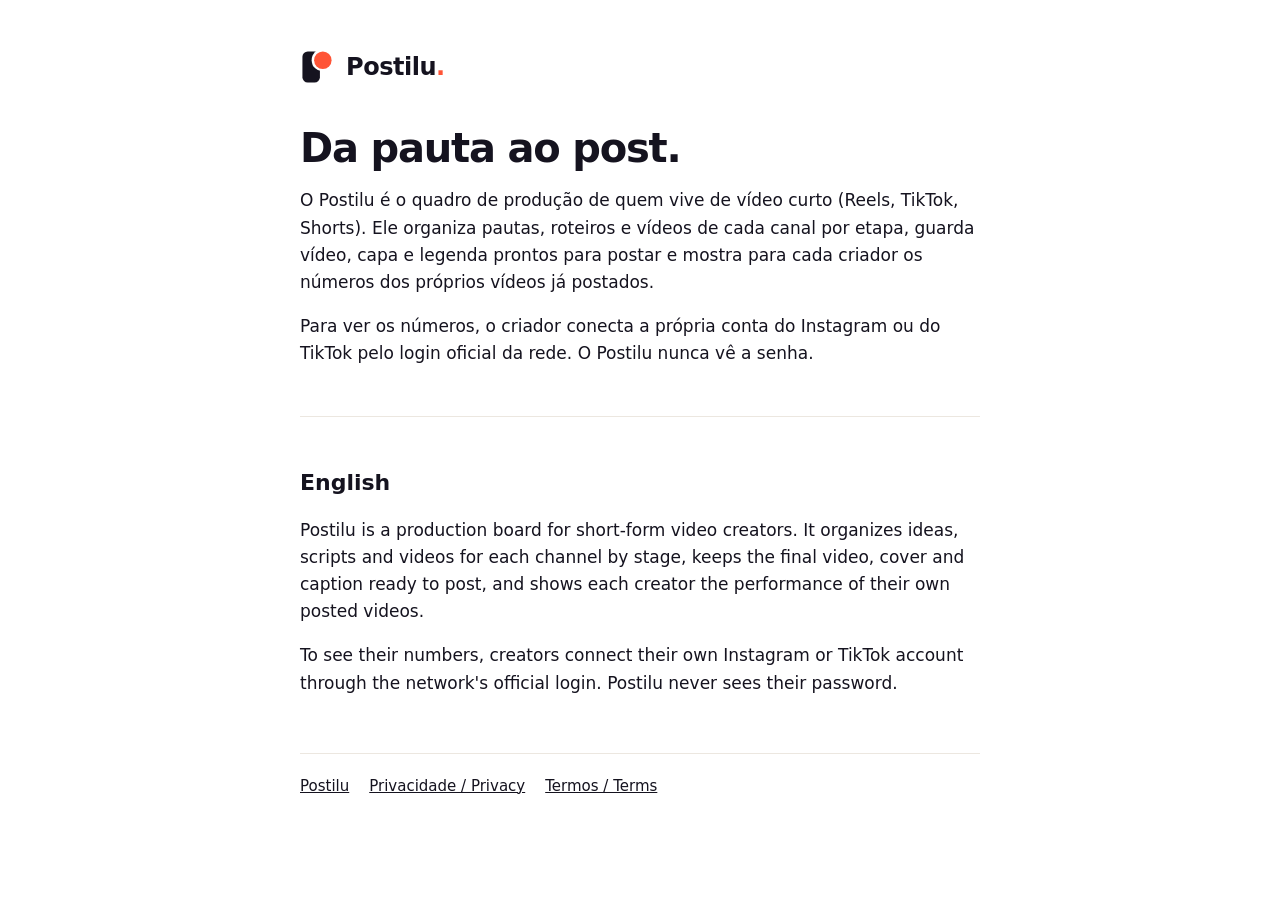
<file: index.html>
<!doctype html><html lang="pt-BR"><head><meta charset="utf-8"><meta name="viewport" content="width=device-width,initial-scale=1"><title>Postilu</title><link rel="stylesheet" href="estilo.css"></head><body><main><header><img src="simbolo.svg" alt=""><a href="./">Postilu<span class="ponto">.</span></a></header>
<h1>Da pauta ao post.</h1>
<p>O Postilu é o quadro de produção de quem vive de vídeo curto (Reels, TikTok, Shorts). Ele organiza pautas, roteiros e vídeos de cada canal por etapa, guarda vídeo, capa e legenda prontos para postar e mostra para cada criador os números dos próprios vídeos já postados.</p>
<p>Para ver os números, o criador conecta a própria conta do Instagram ou do TikTok pelo login oficial da rede. O Postilu nunca vê a senha.</p>
<hr>
<h2>English</h2>
<p>Postilu is a production board for short-form video creators. It organizes ideas, scripts and videos for each channel by stage, keeps the final video, cover and caption ready to post, and shows each creator the performance of their own posted videos.</p>
<p>To see their numbers, creators connect their own Instagram or TikTok account through the network's official login. Postilu never sees their password.</p>
<nav><a href="./">Postilu</a><a href="privacidade.html">Privacidade / Privacy</a><a href="termos.html">Termos / Terms</a></nav></main></body></html>
</file>
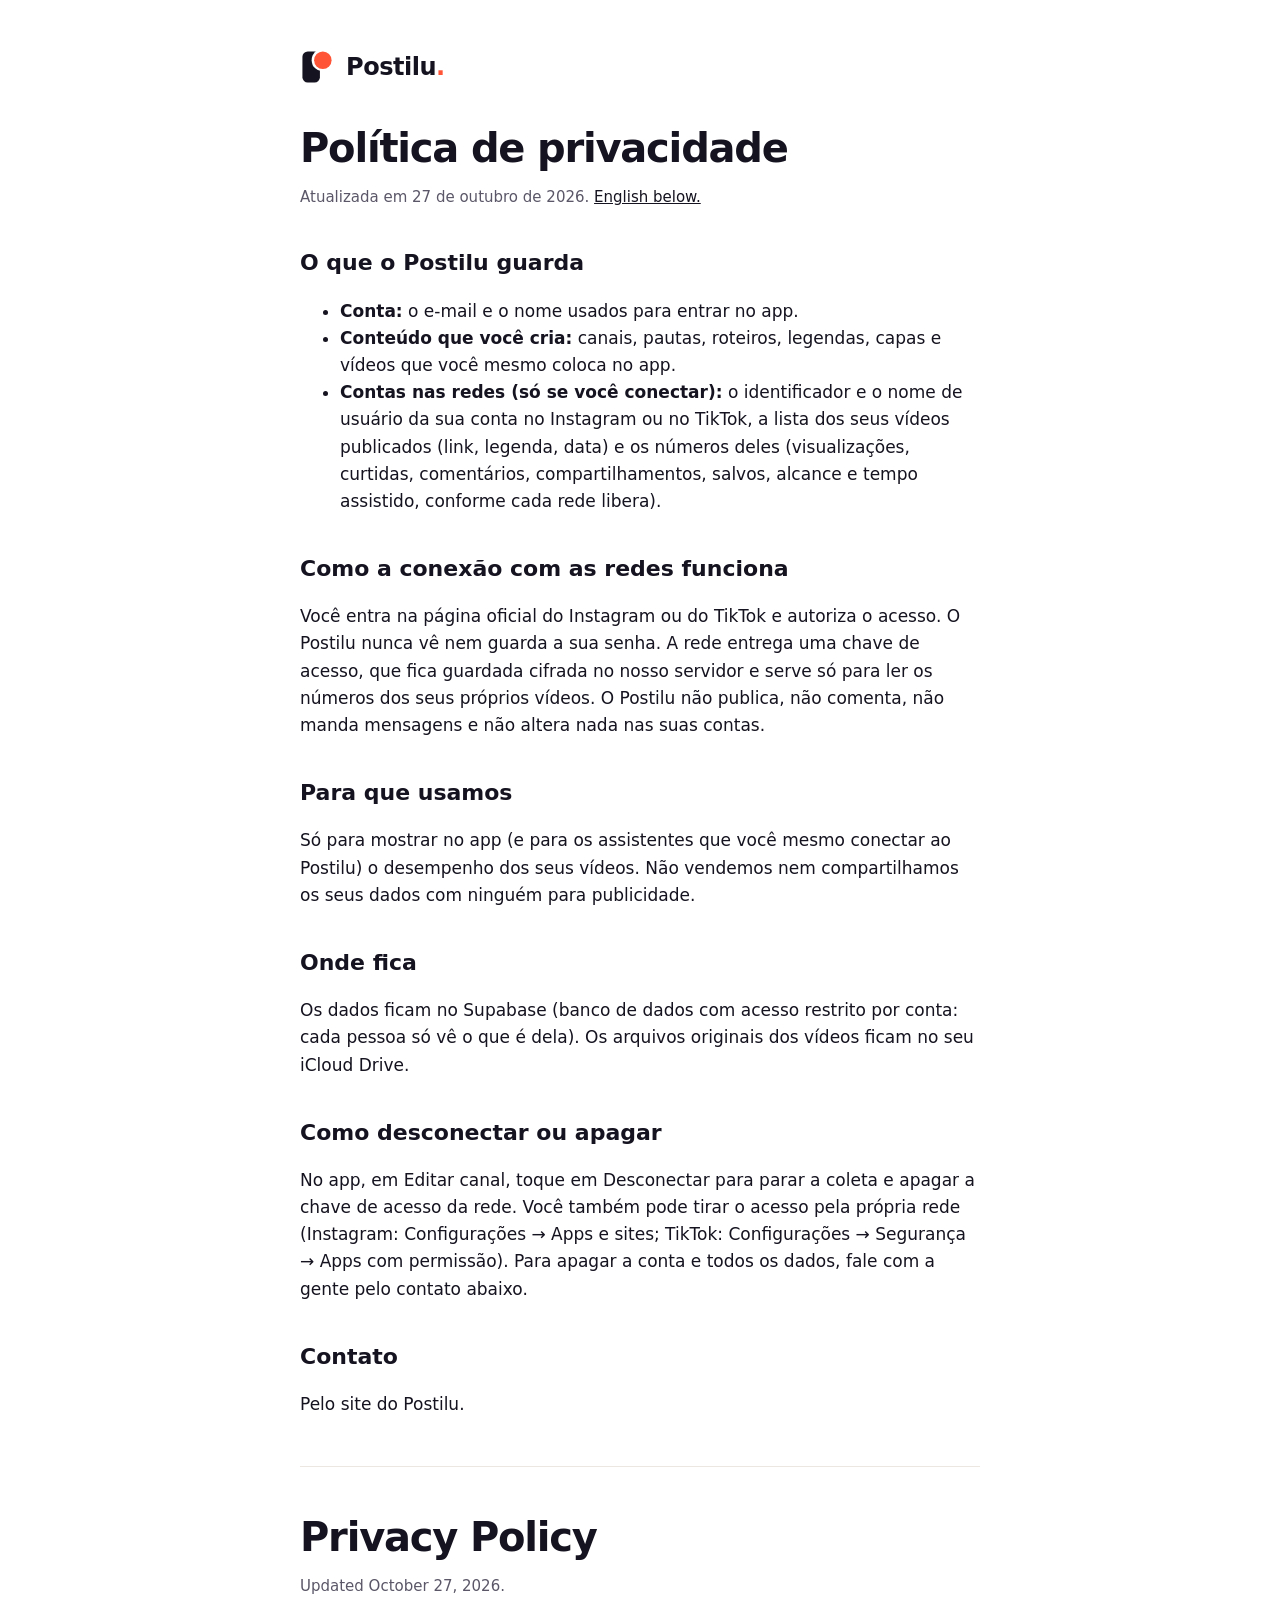
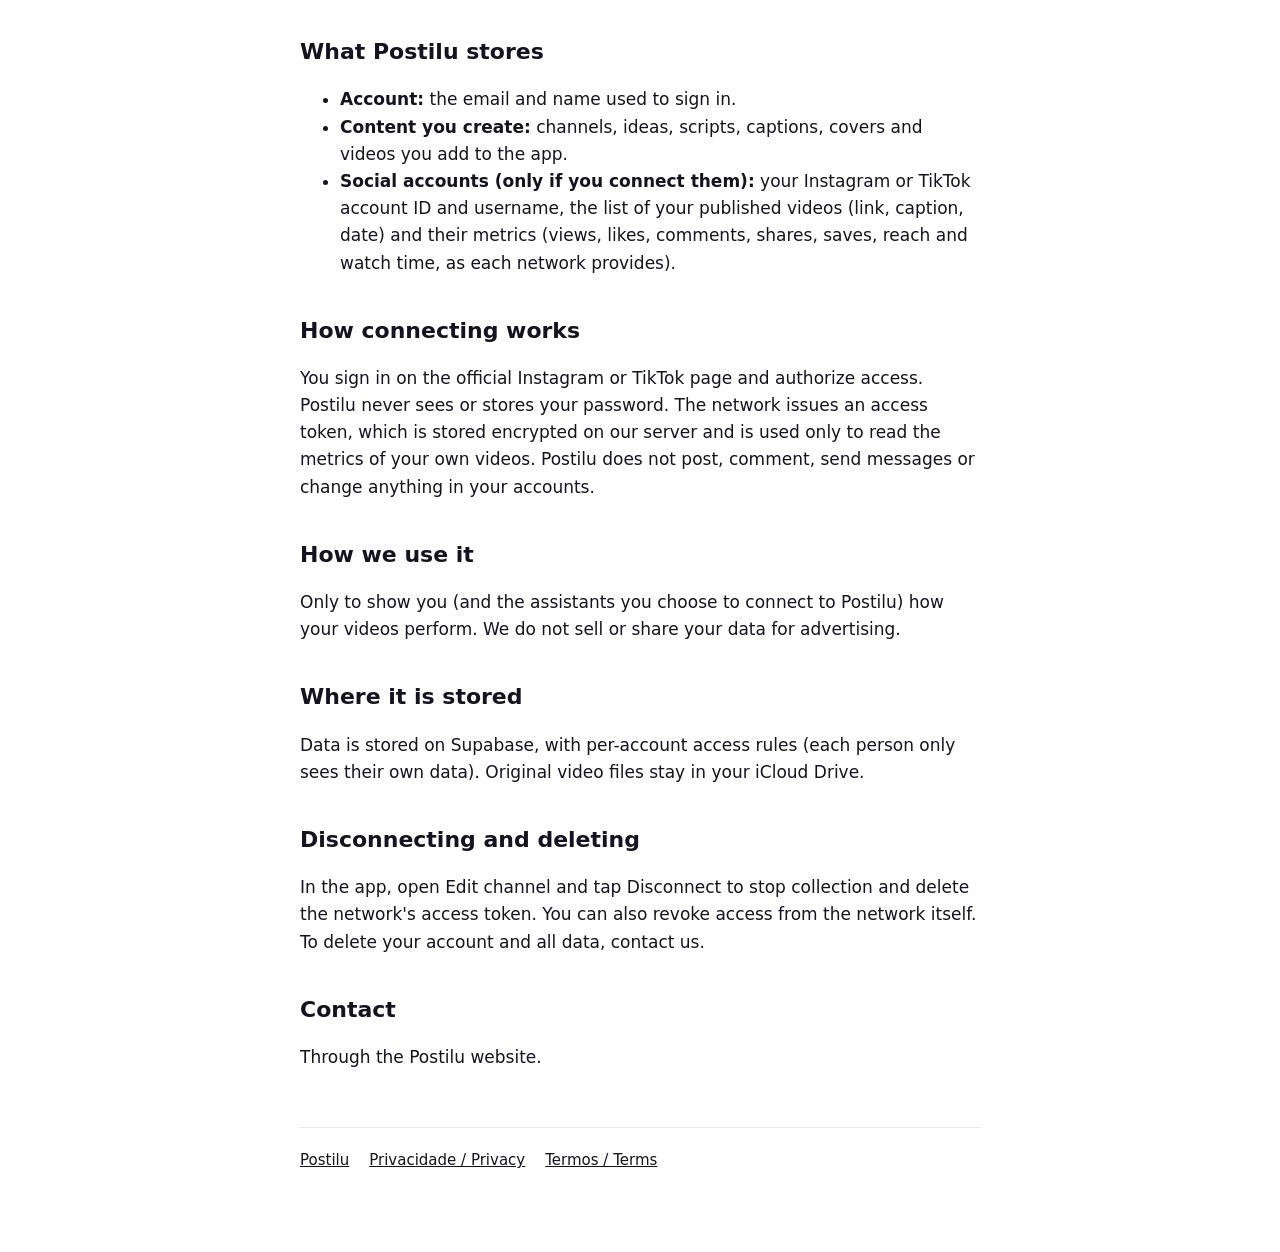
<file: privacidade.html>
<!doctype html><html lang="pt-BR"><head><meta charset="utf-8"><meta name="viewport" content="width=device-width,initial-scale=1"><title>Política de privacidade — Postilu</title><link rel="stylesheet" href="estilo.css"></head><body><main><header><img src="simbolo.svg" alt=""><a href="./">Postilu<span class="ponto">.</span></a></header>
<h1>Política de privacidade</h1>
<p class="mudo">Atualizada em 27 de outubro de 2026. <a href="#en">English below.</a></p>
<h2>O que o Postilu guarda</h2>
<ul>
<li><b>Conta:</b> o e-mail e o nome usados para entrar no app.</li>
<li><b>Conteúdo que você cria:</b> canais, pautas, roteiros, legendas, capas e vídeos que você mesmo coloca no app.</li>
<li><b>Contas nas redes (só se você conectar):</b> o identificador e o nome de usuário da sua conta no Instagram ou no TikTok, a lista dos seus vídeos publicados (link, legenda, data) e os números deles (visualizações, curtidas, comentários, compartilhamentos, salvos, alcance e tempo assistido, conforme cada rede libera).</li>
</ul>
<h2>Como a conexão com as redes funciona</h2>
<p>Você entra na página oficial do Instagram ou do TikTok e autoriza o acesso. O Postilu nunca vê nem guarda a sua senha. A rede entrega uma chave de acesso, que fica guardada cifrada no nosso servidor e serve só para ler os números dos seus próprios vídeos. O Postilu não publica, não comenta, não manda mensagens e não altera nada nas suas contas.</p>
<h2>Para que usamos</h2>
<p>Só para mostrar no app (e para os assistentes que você mesmo conectar ao Postilu) o desempenho dos seus vídeos. Não vendemos nem compartilhamos os seus dados com ninguém para publicidade.</p>
<h2>Onde fica</h2>
<p>Os dados ficam no Supabase (banco de dados com acesso restrito por conta: cada pessoa só vê o que é dela). Os arquivos originais dos vídeos ficam no seu iCloud Drive.</p>
<h2>Como desconectar ou apagar</h2>
<p>No app, em Editar canal, toque em Desconectar para parar a coleta e apagar a chave de acesso da rede. Você também pode tirar o acesso pela própria rede (Instagram: Configurações → Apps e sites; TikTok: Configurações → Segurança → Apps com permissão). Para apagar a conta e todos os dados, fale com a gente pelo contato abaixo.</p>
<h2>Contato</h2>
<p>Pelo site do Postilu.</p>
<hr>
<h1 id="en">Privacy Policy</h1>
<p class="mudo">Updated October 27, 2026.</p>
<h2>What Postilu stores</h2>
<ul>
<li><b>Account:</b> the email and name used to sign in.</li>
<li><b>Content you create:</b> channels, ideas, scripts, captions, covers and videos you add to the app.</li>
<li><b>Social accounts (only if you connect them):</b> your Instagram or TikTok account ID and username, the list of your published videos (link, caption, date) and their metrics (views, likes, comments, shares, saves, reach and watch time, as each network provides).</li>
</ul>
<h2>How connecting works</h2>
<p>You sign in on the official Instagram or TikTok page and authorize access. Postilu never sees or stores your password. The network issues an access token, which is stored encrypted on our server and is used only to read the metrics of your own videos. Postilu does not post, comment, send messages or change anything in your accounts.</p>
<h2>How we use it</h2>
<p>Only to show you (and the assistants you choose to connect to Postilu) how your videos perform. We do not sell or share your data for advertising.</p>
<h2>Where it is stored</h2>
<p>Data is stored on Supabase, with per-account access rules (each person only sees their own data). Original video files stay in your iCloud Drive.</p>
<h2>Disconnecting and deleting</h2>
<p>In the app, open Edit channel and tap Disconnect to stop collection and delete the network's access token. You can also revoke access from the network itself. To delete your account and all data, contact us.</p>
<h2>Contact</h2>
<p>Through the Postilu website.</p>
<nav><a href="./">Postilu</a><a href="privacidade.html">Privacidade / Privacy</a><a href="termos.html">Termos / Terms</a></nav></main></body></html>
</file>
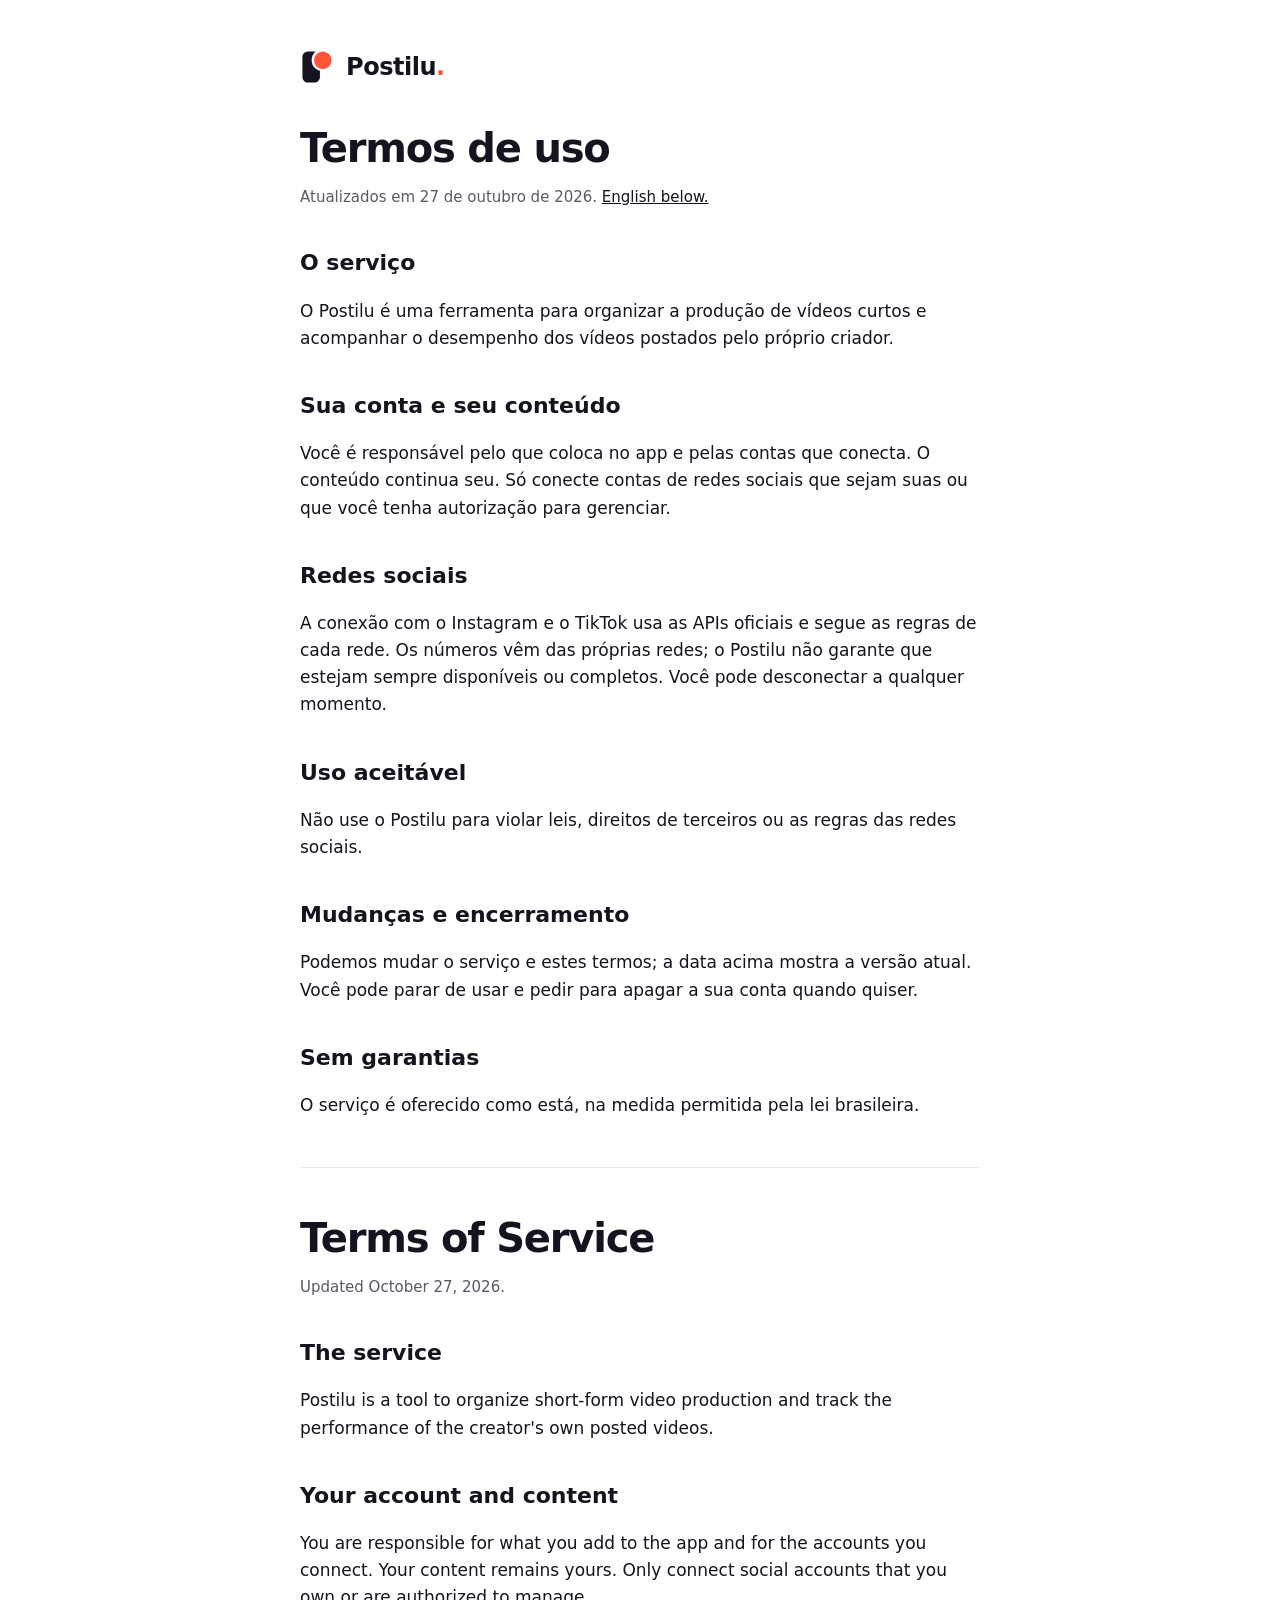
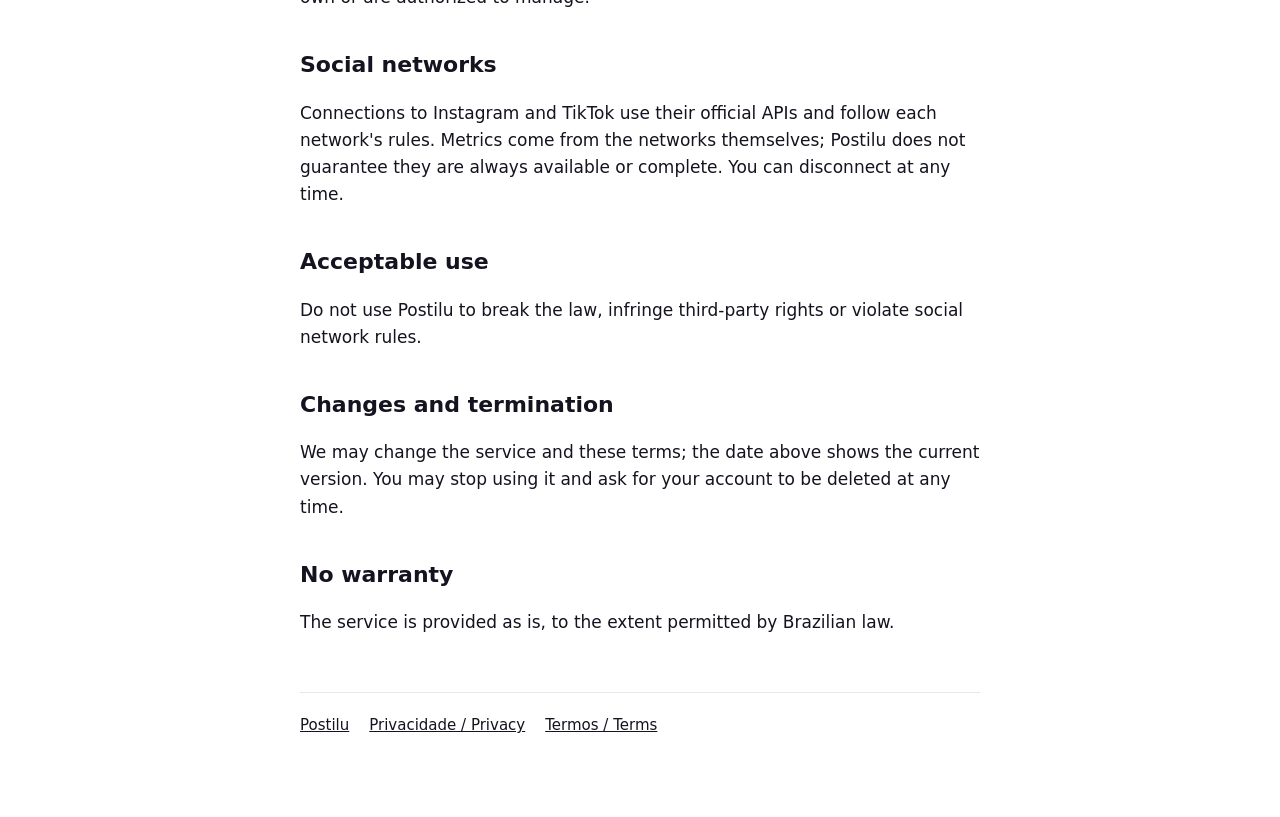
<file: termos.html>
<!doctype html><html lang="pt-BR"><head><meta charset="utf-8"><meta name="viewport" content="width=device-width,initial-scale=1"><title>Termos de uso — Postilu</title><link rel="stylesheet" href="estilo.css"></head><body><main><header><img src="simbolo.svg" alt=""><a href="./">Postilu<span class="ponto">.</span></a></header>
<h1>Termos de uso</h1>
<p class="mudo">Atualizados em 27 de outubro de 2026. <a href="#en">English below.</a></p>
<h2>O serviço</h2>
<p>O Postilu é uma ferramenta para organizar a produção de vídeos curtos e acompanhar o desempenho dos vídeos postados pelo próprio criador.</p>
<h2>Sua conta e seu conteúdo</h2>
<p>Você é responsável pelo que coloca no app e pelas contas que conecta. O conteúdo continua seu. Só conecte contas de redes sociais que sejam suas ou que você tenha autorização para gerenciar.</p>
<h2>Redes sociais</h2>
<p>A conexão com o Instagram e o TikTok usa as APIs oficiais e segue as regras de cada rede. Os números vêm das próprias redes; o Postilu não garante que estejam sempre disponíveis ou completos. Você pode desconectar a qualquer momento.</p>
<h2>Uso aceitável</h2>
<p>Não use o Postilu para violar leis, direitos de terceiros ou as regras das redes sociais.</p>
<h2>Mudanças e encerramento</h2>
<p>Podemos mudar o serviço e estes termos; a data acima mostra a versão atual. Você pode parar de usar e pedir para apagar a sua conta quando quiser.</p>
<h2>Sem garantias</h2>
<p>O serviço é oferecido como está, na medida permitida pela lei brasileira.</p>
<hr>
<h1 id="en">Terms of Service</h1>
<p class="mudo">Updated October 27, 2026.</p>
<h2>The service</h2>
<p>Postilu is a tool to organize short-form video production and track the performance of the creator's own posted videos.</p>
<h2>Your account and content</h2>
<p>You are responsible for what you add to the app and for the accounts you connect. Your content remains yours. Only connect social accounts that you own or are authorized to manage.</p>
<h2>Social networks</h2>
<p>Connections to Instagram and TikTok use their official APIs and follow each network's rules. Metrics come from the networks themselves; Postilu does not guarantee they are always available or complete. You can disconnect at any time.</p>
<h2>Acceptable use</h2>
<p>Do not use Postilu to break the law, infringe third-party rights or violate social network rules.</p>
<h2>Changes and termination</h2>
<p>We may change the service and these terms; the date above shows the current version. You may stop using it and ask for your account to be deleted at any time.</p>
<h2>No warranty</h2>
<p>The service is provided as is, to the extent permitted by Brazilian law.</p>
<nav><a href="./">Postilu</a><a href="privacidade.html">Privacidade / Privacy</a><a href="termos.html">Termos / Terms</a></nav></main></body></html>
</file>
<file: estilo.css>
:root{--tinta:#15131F;--papel:#FBF7F1;--rec:#FF5436;--mudo:#5B5768;--linha:#ECE7E0}
*{box-sizing:border-box}
body{margin:0;background:#fff;color:var(--tinta);font:17px/1.6 Inter,system-ui,-apple-system,sans-serif}
main{max-width:720px;margin:0 auto;padding:48px 20px 80px}
header{display:flex;align-items:center;gap:12px;margin-bottom:40px}
header img{height:36px}
header a{color:var(--tinta);text-decoration:none;font-weight:800;font-size:24px;letter-spacing:-.02em}
h1{font-size:40px;line-height:1.1;letter-spacing:-.03em;margin:0 0 8px}
h2{font-size:22px;margin:36px 0 8px}
p,li{color:var(--tinta)}
.mudo{color:var(--mudo);font-size:15px}
a{color:var(--tinta)}
nav{margin-top:56px;padding-top:20px;border-top:1px solid var(--linha);display:flex;gap:20px;flex-wrap:wrap;font-size:15px}
.ponto{color:var(--rec)}
hr{border:0;border-top:1px solid var(--linha);margin:48px 0}
</file>
